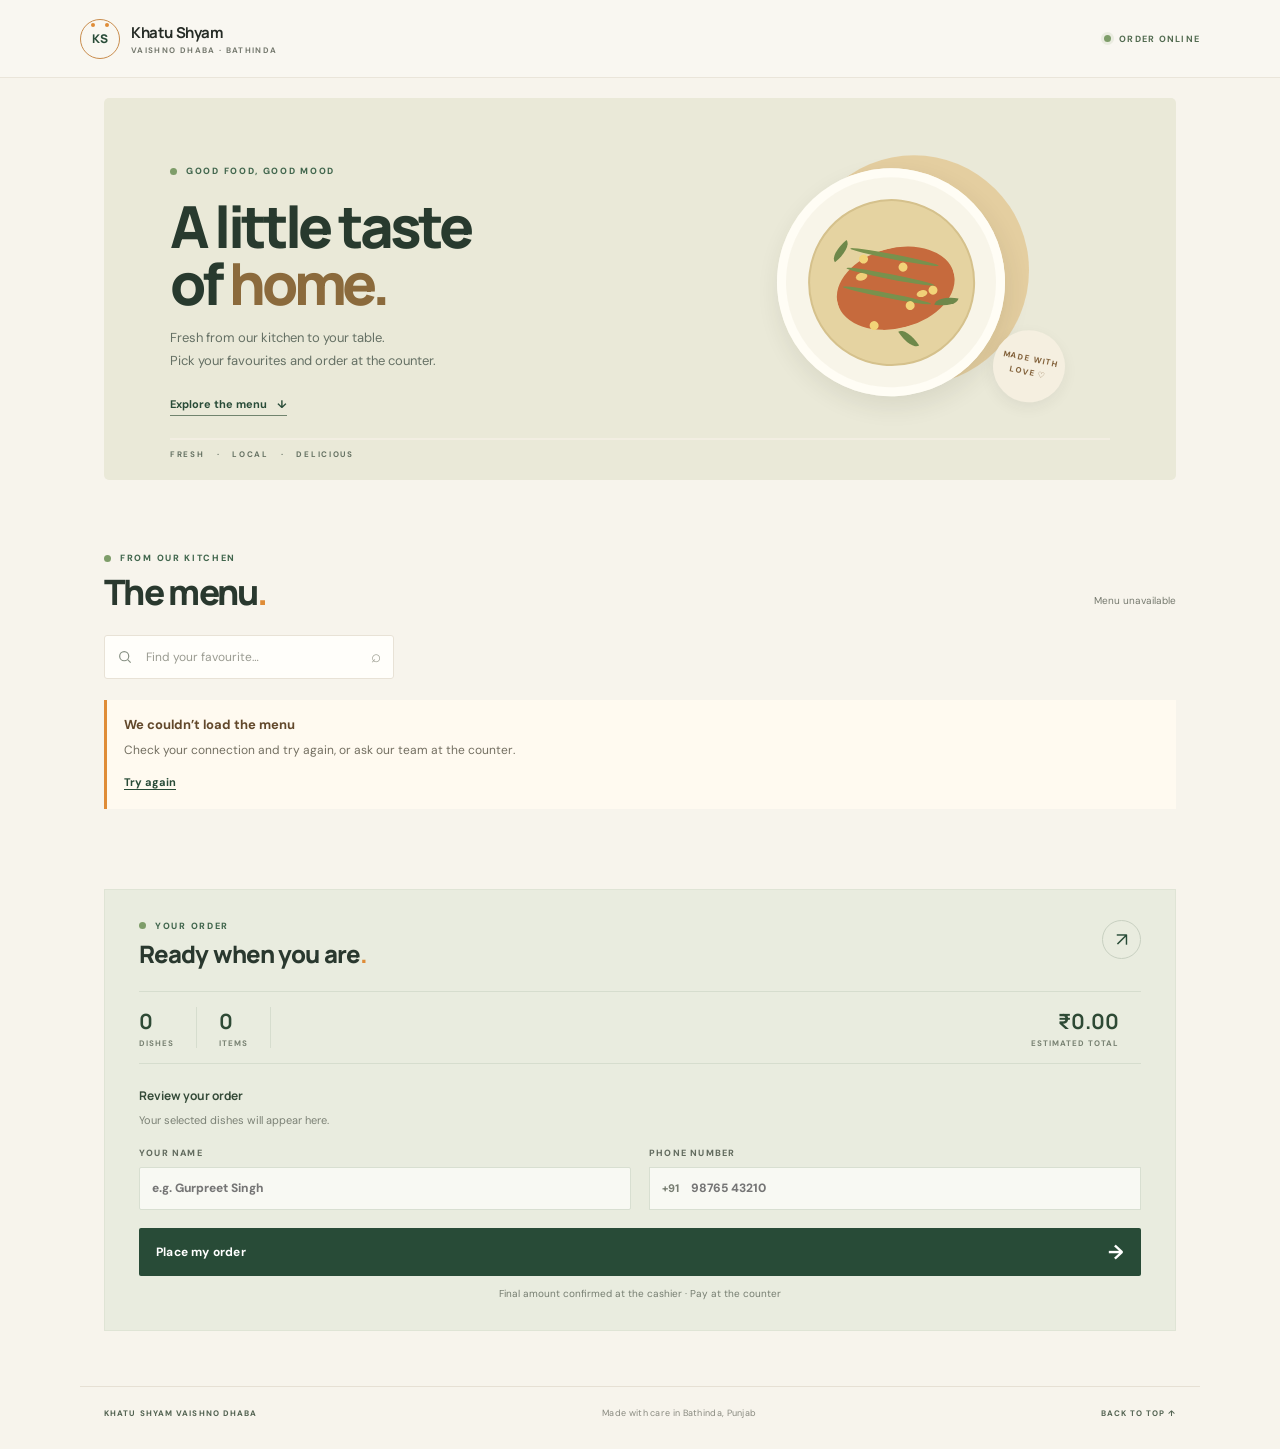
<file: index.html>
<!doctype html>
<html lang="en">
<head>
  <meta charset="utf-8">
  <meta name="viewport" content="width=device-width, initial-scale=1, viewport-fit=cover">
  <meta name="theme-color" content="#f7f4ec">
  <meta name="description" content="Browse the menu and place an order at Khatu Shyam Vaishno Dhaba, Bathinda.">
  <title>Digital Menu &amp; Order | Khatu Shyam Vaishno Dhaba</title>
  <link rel="preconnect" href="https://fonts.googleapis.com">
  <link rel="preconnect" href="https://fonts.gstatic.com" crossorigin>
  <link href="https://fonts.googleapis.com/css2?family=DM+Sans:wght@400;500;600;700;800&family=Manrope:wght@500;600;700;800&display=swap" rel="stylesheet">
  <link rel="stylesheet" href="styles.css">
  <script src="config.js"></script>
  <script src="app.js" defer></script>
</head>
<body>
  <header class="topbar">
    <a class="brand" href="#top" aria-label="Khatu Shyam Vaishno Dhaba home">
      <span class="brand-mark" aria-hidden="true"><span>KS</span></span>
      <span class="brand-copy"><strong>Khatu Shyam</strong><small>VAISHNO DHABA · BATHINDA</small></span>
    </a>
    <span class="open-status"><i></i> ORDER ONLINE</span>
  </header>

  <main id="top">
    <section class="hero" aria-labelledby="hero-title">
      <div class="hero-copy">
        <div class="eyebrow"><span></span> GOOD FOOD, GOOD MOOD</div>
        <h1 id="hero-title">A little taste<br>of <em>home.</em></h1>
        <p>Fresh from our kitchen to your table.<br>Pick your favourites and order at the counter.</p>
        <a class="browse-link" href="#menu">Explore the menu <span aria-hidden="true">↓</span></a>
      </div>
      <div class="hero-art" aria-hidden="true">
        <div class="sun"></div><div class="plate"><div class="plate-inner"><span class="leaf leaf-one"></span><span class="leaf leaf-two"></span><span class="leaf leaf-three"></span><span class="food-dot dot-one"></span><span class="food-dot dot-two"></span><span class="food-dot dot-three"></span><span class="food-dot dot-four"></span><span class="food-dot dot-five"></span></div></div>
        <span class="art-note">MADE WITH<br>LOVE ♡</span>
      </div>
      <div class="hero-stamp"><span>FRESH</span><span>·</span><span>LOCAL</span><span>·</span><span>DELICIOUS</span></div>
    </section>

    <section class="menu-section" id="menu" aria-labelledby="menu-title">
      <div class="section-heading">
        <div><div class="eyebrow"><span></span> FROM OUR KITCHEN</div><h2 id="menu-title">The menu<span class="heading-period">.</span></h2></div>
        <span class="dish-count" id="dish-count">Loading menu…</span>
      </div>
      <div class="menu-tools">
        <label class="search-box"><svg viewBox="0 0 24 24" aria-hidden="true"><circle cx="10.8" cy="10.8" r="6.8"></circle><path d="m16 16 4.5 4.5"></path></svg><input id="search" type="search" placeholder="Find your favourite…" autocomplete="off" aria-label="Search dishes"><kbd>⌕</kbd></label>
        <div class="category-strip" id="categories" aria-label="Filter by category"></div>
      </div>
      <div id="menu-message" class="notice" role="status" hidden></div>
      <div id="menu-grid" class="menu-grid" aria-live="polite"></div>
      <div id="empty-results" class="empty-state" hidden><span>☹</span><strong>No dishes found</strong><p>Try another search or category.</p></div>
    </section>

    <aside class="order-card" aria-labelledby="order-title">
      <div class="order-top"><div><div class="eyebrow"><span></span> YOUR ORDER</div><h2 id="order-title">Ready when you are<span class="heading-period">.</span></h2></div><span class="bag-icon" aria-hidden="true">↗</span></div>
      <div class="order-stats"><div><span id="selected-count">0</span><small>DISHES</small></div><div><span id="total-quantity">0</span><small>ITEMS</small></div><div class="amount-stat"><span id="estimated-total">₹0</span><small>ESTIMATED TOTAL</small></div></div>
      <section class="cart-review" aria-labelledby="cart-review-title">
        <h3 id="cart-review-title">Review your order</h3>
        <p id="cart-empty">Your selected dishes will appear here.</p>
        <ul id="cart-items" aria-live="polite"></ul>
      </section>
      <form id="order-form" novalidate>
        <div class="customer-fields"><label>YOUR NAME<input id="customer-name" name="customer_name" type="text" placeholder="e.g. Gurpreet Singh" autocomplete="name" maxlength="100" required></label><label>PHONE NUMBER<div class="phone-input"><span>+91</span><input id="phone" name="phone" type="tel" inputmode="numeric" autocomplete="tel-national" placeholder="98765 43210" maxlength="10" pattern="[6-9][0-9]{9}" required></div></label></div>
        <div id="form-error" class="form-error" role="alert" hidden></div>
        <p id="submit-status" class="submit-status" role="status" hidden></p>
        <button id="submit-order" class="submit-button" type="submit"><span>Place my order</span><span aria-hidden="true">→</span></button>
        <p class="pay-note">Final amount confirmed at the cashier · Pay at the counter</p>
      </form>
      <div id="success-panel" class="success-panel" role="status" aria-live="polite" hidden>
        <span class="success-check" aria-hidden="true">✓</span>
        <div class="eyebrow"><span></span> ORDER RECEIVED</div>
        <h3>Thank you for your order!</h3>
        <p class="confirmation-intro">Your order has been received successfully.</p>
        <div class="success-details">
          <div><small>ORDER TOKEN</small><strong id="order-token">—</strong></div>
          <div><small>TOTAL AMOUNT</small><strong id="final-amount">—</strong></div>
          <div><small>PAYMENT STATUS</small><strong id="payment-status">—</strong></div>
        </div>
        <div class="confirmation-summary">
          <h4>ORDER SUMMARY</h4>
          <ul id="confirmation-items"></ul>
        </div>
        <p class="cashier-instruction">Your order has been received. Please proceed to the cashier, share your token and complete your payment.</p>
        <button id="new-order" class="text-button" type="button">Start a new order <span>↗</span></button>
      </div>
    </aside>
  </main>
  <footer><span class="footer-brand">KHATU SHYAM VAISHNO DHABA</span><span>Made with care in Bathinda, Punjab</span><a href="#top">BACK TO TOP ↑</a></footer>
</body>
</html>
</file>
<file: styles.css>
:root{--paper:#f7f4ec;--white:#fffefa;--ink:#252b25;--muted:#75796e;--green:#284b37;--green2:#41664d;--saffron:#df8c37;--line:#e8e2d6;--red:#a94335;--shadow:0 16px 48px #382c1710;font-family:"DM Sans",sans-serif;color:var(--ink);background:var(--paper);font-synthesis:none;text-rendering:optimizeLegibility}*{box-sizing:border-box}html{scroll-behavior:smooth;scroll-padding-top:26px}body{margin:0;min-width:0;background:var(--paper)}button,input{font:inherit}button{cursor:pointer}.topbar{height:78px;padding:0 max(24px,calc((100vw - 1120px)/2));display:flex;align-items:center;justify-content:space-between;border-bottom:1px solid #eae5da;background:#f9f7f1}.brand{display:flex;align-items:center;gap:11px;color:var(--ink);text-decoration:none}.brand-mark{width:40px;height:40px;display:grid;place-items:center;border-radius:50%;border:1px solid #c98d4e;color:var(--green);font-family:Manrope,sans-serif;font-weight:800;font-size:12px;position:relative}.brand-mark:before,.brand-mark:after{content:"";position:absolute;width:4px;height:4px;border-radius:50%;background:var(--saffron);top:3px}.brand-mark:before{left:10px}.brand-mark:after{right:10px}.brand-copy{display:grid;gap:2px}.brand-copy strong{font-family:Manrope,sans-serif;font-size:15px;letter-spacing:-.4px}.brand-copy small{font-size:8px;letter-spacing:1.35px;color:var(--muted);font-weight:700}.open-status{font-size:9px;letter-spacing:1.25px;font-weight:700;color:#526b50;display:flex;align-items:center;gap:8px}.open-status i,.eyebrow span{width:7px;height:7px;border-radius:50%;background:#7e9d69;display:inline-block}.open-status i{box-shadow:0 0 0 3px #7e9d6920}main{max-width:1120px;margin:auto;padding:0 24px}.hero{min-height:382px;margin:20px 0 72px;background:#eae9d8;border-radius:5px;position:relative;overflow:hidden;padding:55px 66px;display:flex;align-items:center}.hero:after{position:absolute;content:"";height:2px;background:#f4f0e5;bottom:40px;left:66px;right:66px;opacity:.8}.hero-copy{z-index:2}.eyebrow{display:flex;align-items:center;gap:9px;font-size:9px;letter-spacing:1.7px;font-weight:800;color:var(--green2)}.hero h1{font:800 58px/.98 Manrope,sans-serif;letter-spacing:-3.8px;margin:21px 0 14px;color:#283a2e}.hero h1 em{font-style:normal;color:#8b6a3c}.hero-copy p{font-size:13px;line-height:1.8;color:#657064;margin:0 0 19px}.browse-link{font-size:11px;font-weight:700;text-decoration:none;color:var(--green);border-bottom:1px solid #71846e;padding-bottom:4px}.browse-link span{margin-left:7px}.hero-art{position:absolute;right:10%;top:50%;transform:translateY(-53%);width:300px;height:275px}.sun{position:absolute;width:230px;height:230px;border-radius:50%;background:#e0b974;opacity:.55;top:12px;left:30px}.plate{position:absolute;width:228px;height:228px;border-radius:50%;background:#f8f5e9;box-shadow:0 10px 24px #37342319,inset 0 0 0 9px #fffdf5;display:grid;place-items:center;top:25px;left:8px;transform:rotate(-15deg)}.plate-inner{width:167px;height:167px;border-radius:50%;background:#e5d3a1;border:2px solid #d5c18c;position:relative;overflow:hidden}.plate-inner:before,.plate-inner:after{content:"";position:absolute;background:#c87939;border-radius:50%}.plate-inner:before{width:120px;height:80px;top:48px;left:24px;background:radial-gradient(ellipse at 25% 25%,#f0cf78 0 4%,transparent 5%),radial-gradient(ellipse at 70% 65%,#f0cf78 0 4%,transparent 5%),#c66a3d}.plate-inner:after{width:90px;height:5px;background:#78914d;top:73px;left:37px;transform:rotate(26deg);box-shadow:0 19px #78914d,0 -20px #78914d}.leaf{position:absolute;background:#6e884a;width:23px;height:10px;border-radius:100% 0 100% 0;z-index:1}.leaf-one{left:29px;top:33px;transform:rotate(-24deg)}.leaf-two{right:22px;top:109px;transform:rotate(24deg)}.leaf-three{left:72px;bottom:18px;transform:rotate(72deg)}.food-dot{position:absolute;background:#f2d378;width:9px;height:9px;border-radius:50%;z-index:1}.dot-one{top:47px;left:56px}.dot-two{top:95px;right:39px}.dot-three{bottom:40px;left:49px}.dot-four{top:65px;right:62px}.dot-five{bottom:50px;right:65px}.art-note{position:absolute;right:4px;bottom:16px;background:#f5efe0;width:72px;height:72px;border-radius:50%;display:grid;place-content:center;text-align:center;font-size:8px;font-weight:800;line-height:1.7;letter-spacing:1px;color:#83623b;transform:rotate(12deg);box-shadow:0 5px 15px #3331}.hero-stamp{position:absolute;bottom:21px;left:66px;z-index:2;display:flex;gap:12px;font-size:8px;letter-spacing:1.7px;color:#667263;font-weight:700}.section-heading{display:flex;justify-content:space-between;align-items:end;margin-bottom:23px}.section-heading h2,.order-top h2{font:800 35px/1.12 Manrope,sans-serif;letter-spacing:-1.7px;margin:9px 0 0;color:#29382e}.heading-period{color:var(--saffron)}.dish-count{font-size:10px;color:var(--muted);padding-bottom:5px}.menu-tools{display:flex;gap:16px;align-items:center;margin-bottom:21px}.search-box{height:44px;display:flex;align-items:center;gap:11px;background:var(--white);border:1px solid var(--line);border-radius:3px;padding:0 12px;flex:0 1 290px}.search-box svg{width:16px;height:16px;fill:none;stroke:#879083;stroke-width:1.8}.search-box input{outline:0;border:0;background:transparent;min-width:0;flex:1;font-size:12px;color:var(--ink)}.search-box input::placeholder{color:#9a9b91}.search-box kbd{font-size:17px;color:#a1a296}.category-strip{display:flex;gap:7px;overflow:auto;scrollbar-width:none;flex:1}.category-strip::-webkit-scrollbar{display:none}.category-chip{white-space:nowrap;padding:9px 13px;border-radius:2px;border:1px solid var(--line);background:transparent;color:#62685e;font-size:10px;font-weight:600}.category-chip.active{background:var(--green);border-color:var(--green);color:white}.menu-grid{display:grid;grid-template-columns:repeat(3,minmax(0,1fr));gap:12px}.dish-card{display:flex;align-items:center;gap:11px;min-width:0;min-height:99px;padding:11px;background:var(--white);border:1px solid #eee9df;border-radius:3px;box-shadow:0 3px 9px #473c2610}.dish-art{width:53px;height:65px;flex:0 0 53px;background:#ecdfc9;display:grid;place-items:center;position:relative;overflow:hidden}.dish-art:before{content:"";position:absolute;border-radius:50%;width:44px;height:44px;background:#d9b986;opacity:.6}.dish-art span{z-index:1;font:700 23px Manrope,sans-serif;color:#846541}.dish-art i{position:absolute;width:24px;height:9px;background:#77905c;border-radius:100% 0;transform:rotate(-40deg);bottom:14px;right:7px}.dish-card:nth-child(4n+2) .dish-art{background:#e8e6d6}.dish-card:nth-child(4n+2) .dish-art:before{background:#97a978}.dish-card:nth-child(4n+3) .dish-art{background:#efdfd0}.dish-card:nth-child(4n+3) .dish-art:before{background:#d6a079}.dish-card:nth-child(4n) .dish-art{background:#eee7ca}.dish-info{min-width:0;flex:1}.dish-category{font-size:8px;letter-spacing:1px;text-transform:uppercase;color:#87927e;font-weight:700}.dish-info h3{font-size:11px;line-height:1.35;margin:5px 0 6px;font-weight:700;overflow-wrap:anywhere}.dish-price{font-size:12px;color:var(--green);font-weight:800}.quantity-control{display:flex;align-items:center;gap:0;border:1px solid #e7e3d9;border-radius:3px;height:29px;flex:0 0 auto}.quantity-control button{border:0;background:transparent;color:var(--green);font-size:17px;line-height:1;width:25px;height:27px;padding:0}.quantity-control button:disabled{color:#c9c9bf;cursor:default}.quantity-control input{appearance:textfield;border:0;background:transparent;width:22px;text-align:center;font-size:11px;font-weight:700;color:var(--ink);outline:0;padding:0}.quantity-control input::-webkit-inner-spin-button,.quantity-control input::-webkit-outer-spin-button{appearance:none}.unavailable{opacity:.55}.sold-out{display:block;font-size:9px;color:var(--red);margin-top:4px}.notice{margin:18px 0;padding:15px 17px;border-left:3px solid var(--saffron);background:#fffaf0;display:grid;gap:5px;font-size:12px;line-height:1.6}.notice strong{font-size:13px;color:#62482b}.notice span{color:#736f61}.empty-state{text-align:center;padding:44px 15px;color:var(--muted)}.empty-state span{font-size:24px;display:block}.empty-state strong{display:block;color:var(--ink);margin:10px 0 3px}.empty-state p{font-size:12px;margin:0}.order-card{margin:62px 0 55px;padding:30px 34px;background:#e9ecdf;border:1px solid #dfe4d5;position:relative}.order-top{display:flex;align-items:flex-start;justify-content:space-between}.order-top h2{font-size:24px;letter-spacing:-.9px}.bag-icon{border:1px solid #c8d0c1;width:39px;height:39px;border-radius:50%;display:grid;place-items:center;color:var(--green);font-size:19px}.order-stats{display:flex;gap:0;margin:23px 0 23px;padding:15px 0;border-top:1px solid #d6ddce;border-bottom:1px solid #d6ddce}.order-stats>div{display:flex;flex-direction:column;gap:3px;padding:0 22px;border-right:1px solid #d6ddce}.order-stats>div:first-child{padding-left:0}.order-stats>div:last-child{border:0}.order-stats span{font:700 21px Manrope,sans-serif;color:#2e4a35}.order-stats small{font-size:8px;letter-spacing:1px;font-weight:700;color:#778071}.amount-stat{margin-left:auto;text-align:right}.customer-fields{display:grid;grid-template-columns:1fr 1fr;gap:18px}.customer-fields>label{display:grid;gap:8px;font-size:9px;letter-spacing:1.2px;font-weight:800;color:#626b5e}.customer-fields input{height:43px;border:1px solid #d8dfd1;border-radius:2px;background:#f8f9f3;padding:0 12px;font-size:12px;letter-spacing:0;outline:none;color:var(--ink)}.customer-fields input:focus,.search-box:focus-within{border-color:#758d70;box-shadow:0 0 0 2px #758d7020}.phone-input{height:43px;border:1px solid #d8dfd1;background:#f8f9f3;display:flex;align-items:center}.phone-input>span{font-size:11px;color:#777d71;padding:0 0 0 12px;letter-spacing:0}.phone-input input{border:0;background:transparent;flex:1;min-width:0}.phone-input:focus-within{border-color:#758d70;box-shadow:0 0 0 2px #758d7020}.phone-input input:focus{box-shadow:none}.submit-button{margin-top:18px;width:100%;height:48px;border:0;background:var(--green);color:white;display:flex;align-items:center;justify-content:space-between;padding:0 17px;font-size:12px;font-weight:700;letter-spacing:.2px;border-radius:2px;transition:background .2s}.submit-button:hover{background:#355d42}.submit-button:disabled{opacity:.65;cursor:wait}.submit-button>span:last-child{font-size:20px}.pay-note{text-align:center;color:#757d70;font-size:10px;margin:11px 0 0}.form-error{margin-top:15px;background:#fff0ed;border-left:3px solid var(--red);padding:11px 13px;color:#963f34;font-size:12px;line-height:1.5}.success-panel{text-align:center;padding:26px 15px 4px}.success-check{margin:0 auto 14px;width:43px;height:43px;background:#d7e4d4;border-radius:50%;display:grid;place-items:center;color:var(--green);font-size:20px}.success-panel>.eyebrow{justify-content:center}.success-panel h3{font:800 27px/1.2 Manrope,sans-serif;letter-spacing:-1px;margin:13px 0 24px;color:#293d30}.success-details{max-width:430px;margin:auto;display:flex;justify-content:center;gap:35px;padding:15px;border-top:1px solid #d6ddce;border-bottom:1px solid #d6ddce}.success-details div{display:grid;gap:5px}.success-details small{font-size:8px;letter-spacing:1px;color:#778071;font-weight:700}.success-details strong{font:700 17px Manrope,sans-serif;color:var(--green)}.success-panel>p{font-size:12px;color:#5c685b}.text-button{border:0;background:transparent;color:var(--green);font-size:11px;font-weight:700;margin-top:8px}.text-button span{margin-left:6px}.spinner{width:15px;height:15px;border:2px solid #ffffff70;border-top-color:#fff;border-radius:50%;animation:spin .7s linear infinite}@keyframes spin{to{transform:rotate(360deg)}}footer{max-width:1120px;margin:auto;padding:20px 24px 30px;border-top:1px solid #e6e0d4;display:flex;align-items:center;justify-content:space-between;color:#88897f;font-size:9px;letter-spacing:.3px}.footer-brand{font-size:8px;letter-spacing:1.1px;font-weight:800;color:#536352}footer a{font-size:8px;letter-spacing:1px;text-decoration:none;color:#536352;font-weight:700}.sr-only{position:absolute;width:1px;height:1px;padding:0;margin:-1px;overflow:hidden;clip:rect(0,0,0,0);white-space:nowrap;border:0}[hidden]{display:none!important}@media(max-width:900px){.hero{padding-left:46px}.hero:after{left:46px;right:46px}.hero-art{right:6%}.hero-stamp{left:46px}.menu-grid{grid-template-columns:repeat(2,minmax(0,1fr))}}@media(max-width:620px){.topbar{height:66px;padding:0 17px}.brand-mark{width:36px;height:36px}.brand-copy strong{font-size:13px}.open-status{font-size:8px}main{padding:0 16px}.hero{margin:14px 0 49px;min-height:340px;padding:37px 25px;align-items:flex-start}.hero h1{font-size:45px;letter-spacing:-3px;margin-top:18px}.hero-copy p{font-size:11px;max-width:215px}.hero-art{width:180px;height:170px;right:-2px;top:auto;bottom:27px;transform:none;opacity:.95}.sun{width:152px;height:152px;left:19px;top:3px}.plate{width:146px;height:146px;left:6px;top:7px}.plate-inner{width:108px;height:108px}.plate-inner:before{transform:scale(.7);transform-origin:top left;top:20px;left:8px}.plate-inner:after{transform:scale(.7) rotate(26deg);top:39px;left:15px}.leaf-one{left:18px;top:22px}.leaf-two{right:13px;top:71px}.leaf-three{left:45px;bottom:8px}.food-dot{transform:scale(.7)}.dot-one{top:30px;left:35px}.dot-two{top:65px;right:23px}.dot-three{bottom:27px;left:29px}.dot-four{top:46px;right:38px}.dot-five{bottom:31px;right:41px}.art-note{width:51px;height:51px;font-size:6px;right:0;bottom:1px}.hero:after{left:25px;right:25px;bottom:37px}.hero-stamp{left:25px;bottom:18px;font-size:7px;gap:8px}.section-heading{margin-bottom:17px}.section-heading h2{font-size:30px}.dish-count{font-size:9px}.menu-tools{display:block;margin-bottom:15px}.search-box{height:43px;width:100%;margin-bottom:10px}.category-strip{margin:0 -16px;padding:1px 16px 4px}.category-chip{font-size:9px;padding:8px 11px}.menu-grid{grid-template-columns:1fr;gap:8px}.dish-card{min-height:85px;padding:9px 10px;gap:10px}.dish-art{width:47px;height:60px;flex-basis:47px}.dish-info h3{font-size:12px}.order-card{margin:44px 0 34px;padding:23px 18px}.order-top h2{font-size:21px}.order-stats>div{padding:0 13px}.order-stats span{font-size:18px}.order-stats small{font-size:7px}.customer-fields{grid-template-columns:1fr;gap:13px}.success-panel h3{font-size:24px}footer{padding:18px 17px 25px;gap:9px;flex-wrap:wrap}footer>span:nth-child(2){order:3;width:100%}}@media(prefers-reduced-motion:reduce){*,*::before,*::after{scroll-behavior:auto!important;animation-duration:.01ms!important;transition-duration:.01ms!important}}
:root{--ink-soft:#60685d}.cart-review{margin:0 0 20px}.cart-review h3{font:700 12px Manrope,sans-serif;margin:0 0 9px;color:#344a38}.cart-review>p{font-size:11px;color:#7b8175;margin:0 0 12px}.cart-review ul{list-style:none;margin:0;padding:0}.cart-row{display:grid;grid-template-columns:minmax(0,1fr) auto auto;align-items:center;gap:12px;padding:9px 0;border-top:1px solid #d6ddce}.cart-item-name{font-size:11px;font-weight:700;min-width:0}.cart-item-name small{display:block;color:#7b8175;font-size:9px;font-weight:500;margin-top:3px}.cart-line-total{font-size:11px;font-weight:700;color:#344a38}.cart-quantity-control{display:flex;align-items:center;border:1px solid #ccd5c5;background:#f5f7ef;border-radius:2px;height:29px}.cart-quantity-control button{border:0;background:transparent;width:27px;height:27px;color:var(--green);font-size:17px}.cart-quantity-control span{min-width:17px;text-align:center;font-size:10px;font-weight:700}.submit-status{font-size:11px;line-height:1.5;text-align:center;color:#596850;margin:14px 0 0}.menu-retry{justify-self:start;margin-top:7px;border:0;background:transparent;color:var(--green);font-size:11px;font-weight:700;text-decoration:underline;text-underline-offset:3px;padding:2px 0}.confirmation-intro{font-size:12px;color:#526153;margin:-12px 0 19px}.success-details{flex-wrap:wrap}.cashier-instruction{max-width:470px;margin:16px auto 10px;font-size:12px;line-height:1.6;color:#465848}.success-panel h3{max-width:500px;margin-left:auto;margin-right:auto}@media(max-width:620px){.cart-row{grid-template-columns:minmax(0,1fr) auto;gap:7px}.cart-quantity-control{grid-column:2;grid-row:1 / span 2}.cart-line-total{grid-column:1;grid-row:2}.cart-item-name{grid-column:1;grid-row:1}.success-details{gap:15px}.success-details div{min-width:90px}}
@media(max-width:620px){.hero{min-height:410px}.hero-copy p{max-width:270px}.hero-art{width:145px;height:132px;right:-3px;bottom:34px;opacity:.88}.sun{width:120px;height:120px;left:16px;top:4px}.plate{width:122px;height:122px;left:3px;top:6px}.plate-inner{width:88px;height:88px}.plate-inner:before{transform:scale(.52);transform-origin:top left;top:12px;left:3px}.plate-inner:after{transform:scale(.56) rotate(26deg);top:31px;left:10px}.leaf-one{left:13px;top:14px}.leaf-two{right:10px;top:58px}.leaf-three{left:36px;bottom:6px}.dot-one{top:24px;left:30px}.dot-two{top:53px;right:18px}.dot-three{bottom:21px;left:25px}.dot-four{top:37px;right:31px}.dot-five{bottom:25px;right:32px}.art-note{width:43px;height:43px;font-size:5px;right:0;bottom:0}}
.confirmation-summary{max-width:430px;margin:14px auto 0;text-align:left}
.success-details div:first-child{min-width:0}
.success-details div:first-child strong{overflow-wrap:anywhere;word-break:break-word}
.confirmation-summary h4{margin:0 0 5px;font-size:8px;letter-spacing:1px;color:#778071}
.confirmation-summary ul{list-style:none;margin:0;padding:0;border-bottom:1px solid #d6ddce}
.confirmation-summary li{display:flex;justify-content:space-between;gap:12px;padding:7px 0;border-top:1px solid #d6ddce;font-size:11px;color:#465848}
.confirmation-summary li strong{white-space:nowrap;color:var(--green)}
</file>
